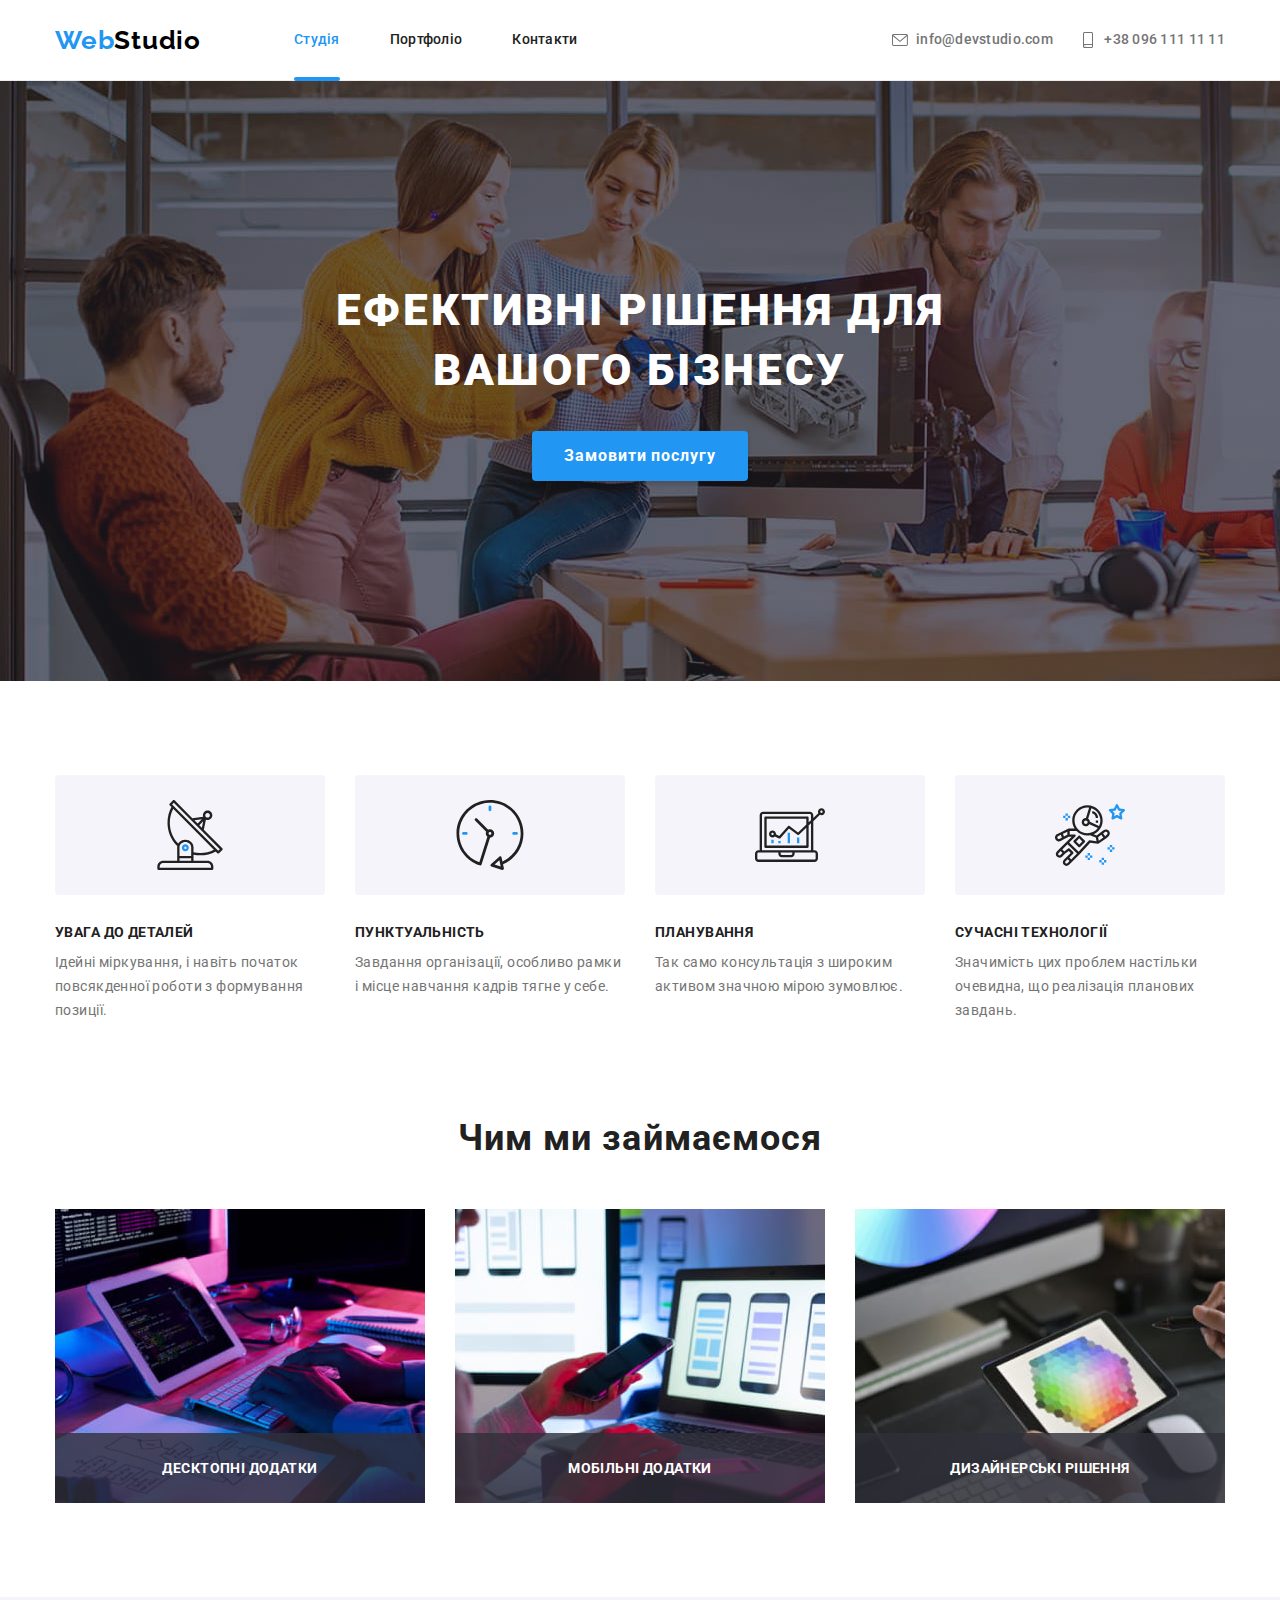
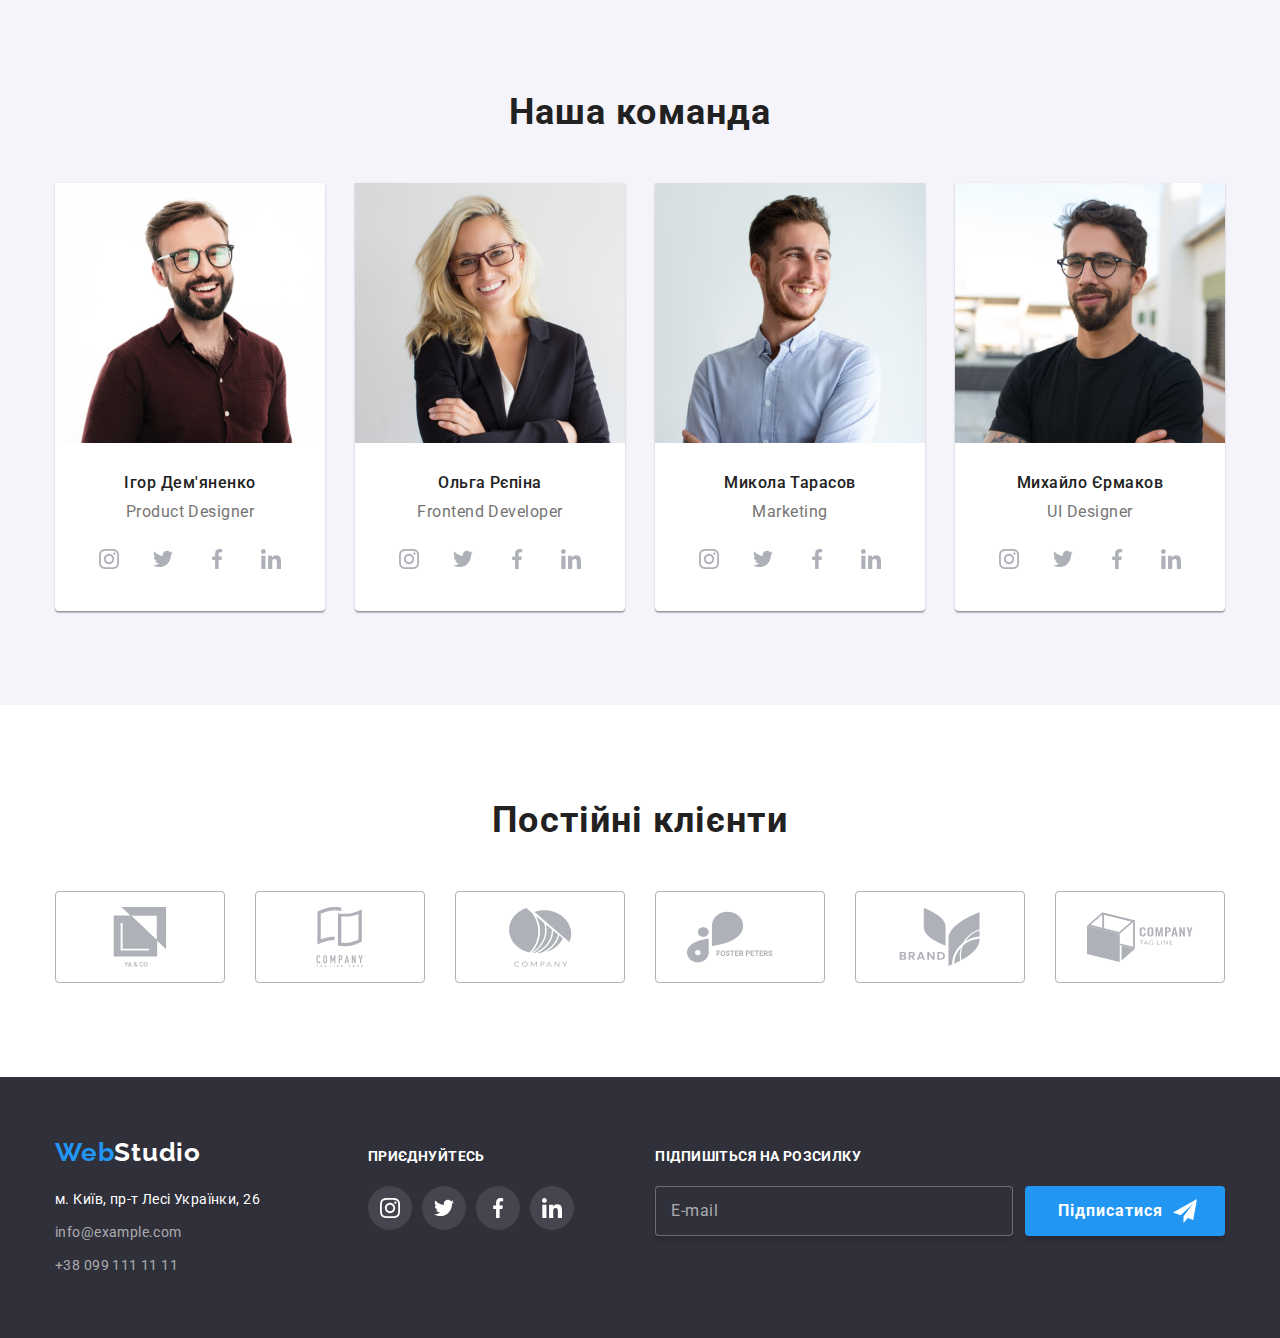
<file: index.html>
<!DOCTYPE html>
<html lang="uk">

<head>
    <meta charset="UTF-8">
    <meta http-equiv="X-UA-Compatible" content="IE=edge">
    <meta name="viewport" content="width=device-width, initial-scale=1.0">
    <title>Web Studio</title>
    <link rel="preconnect" href="https://fonts.googleapis.com">
    <link rel="preconnect" href="https://fonts.gstatic.com" crossorigin>
    <link
        href="https://fonts.googleapis.com/css2?family=Raleway:wght@700&family=Roboto:wght@400;500;700;900&display=swap"
        rel="stylesheet">
    <link rel="stylesheet" href="https://cdn.jsdelivr.net/npm/modern-normalize@1.1.0/modern-normalize.min.css">
    <link rel="stylesheet" href="./css/style.css">

</head>

<body>
    <header class="page-header">
        <!--шапка сторінки-->
        <div class="page-header-container container">
            <a class="logo-accent header-logo link" href="./index.html">Web<span class="top-logo">Studio</span>
            </a>
            <nav>
                <ul class="menu-container">
                    <li class="list"><a class="menu-links link current" href="./index.html">Студія</a></li>
                    <li class="list"><a class="menu-links link" href="./portfolio.html">Портфоліо</a></li>
                    <li class="list"><a class="menu-links link" href="">Контакти</a></li>
                </ul>
            </nav>
            <ul class="contacts-container">
                <li class="contacts-item-maill list">
                    <a class="contacts-links link" href="mailto:info@devstudio.com">
                        <svg lang="en" aria-label="e-mail icon" width="16" height="12">
                            <use href="./images/sprite.svg#envelope"></use>
                        </svg>
                        info@devstudio.com</a>
                </li>
                <li class="contacts-item-tell list">
                    <a class="contacts-links link" href="tel:+380961111111">
                        <svg lang="en" aria-label="phone icon" width="10" height="16">
                            <use href="./images/sprite.svg#smartphone"></use>
                        </svg>
                        +38 096 111 11 11</a>
                </li>
            </ul>
        </div>
    </header>

    <main>
        <!--Основний контент-->
        <section class="hero">
            <!--Секція 1-->
            <div class="container">
                <h1 class="hero-slogan">Ефективні рішення для вашого бізнесу</h1>
                <button type="button" class="hero-btn" data-modal-open>Замовити послугу</button>
            </div>
        </section>

        <section class="section">
            <!--Секція 2-->
            <div class="container">
                <h2 class="visually-hidden">Наші переваги</h2>
                <ul class="features-list list">
                    <li class="features-item">
                        <div class="thumb-features">
                            <svg width="70" height="70">
                                <use href="./images/sprite.svg#antenna"></use>
                            </svg>
                        </div>
                        <h3 class="features-headers">Увага до деталей</h3>
                        <p class="features-description">Ідейні міркування, і навіть початок повсякденної роботи з
                            формування позиції.
                        </p>
                    </li>

                    <li class="features-item">
                        <div class="thumb-features">
                            <svg width="70" height="70">
                                <use href="./images/sprite.svg#clock"></use>
                            </svg>
                        </div>
                        <h3 class="features-headers">Пунктуальність</h3>
                        <p class="features-description">Завдання організації, особливо рамки і місце навчання кадрів
                            тягне у себе.</p>
                    </li>

                    <li class="features-item">
                        <div class="thumb-features">
                            <svg width="70" height="70">
                                <use href="./images/sprite.svg#diagram"></use>
                            </svg>
                        </div>
                        <h3 class="features-headers">Планування</h3>
                        <p class="features-description">Так само консультація з широким активом значною мірою зумовлює.
                        </p>
                    </li>

                    <li class="features-item">
                        <div class="thumb-features">
                            <svg width="70" height="70">
                                <use href="./images/sprite.svg#astronaut"></use>
                            </svg>
                        </div>
                        <h3 class="features-headers">Сучасні технології</h3>
                        <p class="features-description">Значимість цих проблем настільки очевидна, що реалізація
                            планових завдань.</p>
                    </li>
                </ul>
            </div>
        </section>

        <section class="section directions">
            <!--Секція 3-->
            <div class="container">
                <h2 class="directions-header">Чим ми займаємося</h2>
                <ul class="directions-list list">
                    <li class="directions-list-item">
                        <img src="./images/box_1.jpg"
                            alt="Процес написання коду на комп'ютері з додатковим екраном планшета" width="370">
                        <p class="direction-label">Десктопні додатки</p>
                    </li>
                    <li class="directions-list-item">
                        <img src="./images/box_2.jpg" alt="На екрані ноутбука три види інтерфейсу мобільного додатку"
                            width="370">
                        <p class="direction-label">Мобільні додатки</p>
                    </li>
                    <li class="directions-list-item">
                        <img src="./images/box_3.jpg" alt="Дизайнер на планшеті вибирає колір з палітри кольорів"
                            width="370">
                        <p class="direction-label">Дизайнерські рішення</p>
                    </li>
                </ul>
            </div>
        </section>

        <section class="section team">
            <!--Секція 4-->
            <div class="container">
                <h2 class="team-header">Наша команда</h2>
                <ul class="team-list list">
                    <li class="team-cards">
                        <img src="./images/igor_d.jpg" alt="портрет Ігора" width="270" height="260">
                        <div class="team-cards-description">
                            <h3 class="team-names">Ігор Дем'яненко</h3>
                            <p class="team-profession">Product Designer</p>
                            <ul class="team-social-list list">
                                <li class="social-links-item">
                                    <a class="team-social-links" href="">
                                        <svg class="social-icon" lang="en" aria-label="instagram icon" width="20"
                                            height="20">
                                            <use href="./images/sprite.svg#instagram"></use>
                                        </svg>
                                    </a>
                                </li>
                                <li class="social-links-item">
                                    <a class="team-social-links" href="">
                                        <svg class="social-icon" lang="en" aria-label="twitter icon" width="20"
                                            height="20">
                                            <use href="./images/sprite.svg#twitter"></use>
                                        </svg>
                                    </a>
                                </li>
                                <li class="social-links-item">
                                    <a class="team-social-links" href="">
                                        <svg class="social-icon" lang="en" aria-label="facebook icon" width="20"
                                            height="20">
                                            <use href="./images/sprite.svg#facebook"></use>
                                        </svg>
                                    </a>
                                </li>
                                <li class="social-links-item">
                                    <a class="team-social-links" href="">
                                        <svg class="social-icon" lang="en" aria-label="linkedin icon" width="20"
                                            height="20">
                                            <use href="./images/sprite.svg#linkedin"></use>
                                        </svg>
                                    </a>
                                </li>
                            </ul>
                        </div>

                    </li>
                    <li class="team-cards">
                        <img src="./images/olga_r.jpg" alt="портрет Ольги" width="270" height="260">
                        <div class="team-cards-description">
                            <h3 class="team-names">Ольга Рєпіна</h3>
                            <p class="team-profession">Frontend Developer</p>
                            <ul class="team-social-list list">
                                <li class="social-links-item">
                                    <a class="team-social-links" href="">
                                        <svg class="social-icon" lang="en" aria-label="instagram icon" width="20"
                                            height="20">
                                            <use href="./images/sprite.svg#instagram"></use>
                                        </svg>
                                    </a>
                                </li>
                                <li class="social-links-item">
                                    <a class="team-social-links" href="">
                                        <svg class="social-icon" lang="en" aria-label="twitter icon" width="20"
                                            height="20">
                                            <use href="./images/sprite.svg#twitter"></use>
                                        </svg>
                                    </a>
                                </li>
                                <li class="social-links-item">
                                    <a class="team-social-links" href="">
                                        <svg class="social-icon" lang="en" aria-label="facebook icon" width="20"
                                            height="20">
                                            <use href="./images/sprite.svg#facebook"></use>
                                        </svg>
                                    </a>
                                </li>
                                <li class="social-links-item">
                                    <a class="team-social-links" href="">
                                        <svg class="social-icon" lang="en" aria-label="linkedin icon" width="20"
                                            height="20">
                                            <use href="./images/sprite.svg#linkedin"></use>
                                        </svg>
                                    </a>
                                </li>
                            </ul>
                        </div>
                    </li>
                    <li class="team-cards">
                        <img src="./images/mikola_t.jpg" alt="портрет Миколи" width="270" height="260">
                        <div class="team-cards-description">
                            <h3 class="team-names">Микола Тарасов</h3>
                            <p class="team-profession">Marketing</p>
                            <ul class="team-social-list list">
                                <li class="social-links-item">
                                    <a class="team-social-links" href="">
                                        <svg class="social-icon" lang="en" aria-label="instagram icon" width="20"
                                            height="20">
                                            <use href="./images/sprite.svg#instagram"></use>
                                        </svg>
                                    </a>
                                </li>
                                <li class="social-links-item">
                                    <a class="team-social-links" href="">
                                        <svg class="social-icon" lang="en" aria-label="twitter icon" width="20"
                                            height="20">
                                            <use href="./images/sprite.svg#twitter"></use>
                                        </svg>
                                    </a>
                                </li>
                                <li class="social-links-item">
                                    <a class="team-social-links" href="">
                                        <svg class="social-icon" lang="en" aria-label="facebook icon" width="20"
                                            height="20">
                                            <use href="./images/sprite.svg#facebook"></use>
                                        </svg>
                                    </a>
                                </li>
                                <li class="social-links-item">
                                    <a class="team-social-links" href="">
                                        <svg class="social-icon" lang="en" aria-label="linkedin icon" width="20"
                                            height="20">
                                            <use href="./images/sprite.svg#linkedin"></use>
                                        </svg>
                                    </a>
                                </li>
                            </ul>
                        </div>
                    </li>
                    <li class="team-cards">
                        <img src="./images/mikhaulo_ye.jpg" alt="портрет Михайла" width="270" height="260">
                        <div class="team-cards-description">
                            <h3 class="team-names">Михайло Єрмаков</h3>
                            <p class="team-profession">UI Designer</p>
                            <ul class="team-social-list list">
                                <li class="social-links-item">
                                    <a class="team-social-links" href="">
                                        <svg class="social-icon" lang="en" aria-label="instagram icon" width="20"
                                            height="20">
                                            <use href="./images/sprite.svg#instagram"></use>
                                        </svg>
                                    </a>
                                </li>
                                <li class="social-links-item">
                                    <a class="team-social-links" href="">
                                        <svg class="social-icon" lang="en" aria-label="twitter icon" width="20"
                                            height="20">
                                            <use href="./images/sprite.svg#twitter"></use>
                                        </svg>
                                    </a>
                                </li>
                                <li class="social-links-item">
                                    <a class="team-social-links" href="">
                                        <svg class="social-icon" lang="en" aria-label="facebook icon" width="20"
                                            height="20">
                                            <use href="./images/sprite.svg#facebook"></use>
                                        </svg>
                                    </a>
                                </li>
                                <li class="social-links-item">
                                    <a class="team-social-links" href="">
                                        <svg class="social-icon" lang="en" aria-label="linkedin icon" width="20"
                                            height="20">
                                            <use href="./images/sprite.svg#linkedin"></use>
                                        </svg>
                                    </a>
                                </li>
                            </ul>
                        </div>
                    </li>
                </ul>
            </div>
        </section>

        <section class="section">
            <div class="container">
                <h2 class="customers-header">Постійні клієнти</h2>
                <ul class="customers-list list">
                    <li class="customers-list-item">
                        <a class="customers-links link" href="">
                            <svg class="customers-icon" lang="en" aria-label="icon YA & CO" width="106" height="60">
                                <use href="./images/sprite.svg#yaco"></use>
                            </svg>
                        </a>
                    </li>
                    <li class="customers-list-item">
                        <a class="customers-links link" href="">
                            <svg class="customers-icon" lang="en" aria-label="icon Tagine Here" width="106" height="60">
                                <use href="./images/sprite.svg#union"></use>
                            </svg>
                        </a>
                    </li>
                    <li class="customers-list-item">
                        <a class="customers-links link" href="">
                            <svg class="customers-icon" lang="en" aria-label="icon Company" width="106" height="60">
                                <use href="./images/sprite.svg#object"></use>
                            </svg>
                        </a>
                    </li>
                    <li class="customers-list-item">
                        <a class="customers-links link" href="">
                            <svg class="customers-icon" lang="en" aria-label="icon Foster Peters" width="106"
                                height="60">
                                <use href="./images/sprite.svg#fosterpeters"></use>
                            </svg>
                        </a>
                    </li>
                    <li class="customers-list-item">
                        <a class="customers-links link" href="">
                            <svg class="customers-icon" lang="en" aria-label="icon Brand" width="106" height="60">
                                <use href="./images/sprite.svg#brand"></use>
                            </svg>
                        </a>
                    </li>
                    <li class="customers-list-item">
                        <a class="customers-links link" href="">
                            <svg class="customers-icon" lang="en" aria-label="icon Tagline Company" width="106"
                                height="60">
                                <use href="./images/sprite.svg#tagline"></use>
                            </svg>
                        </a>
                    </li>
                </ul>
            </div>
        </section>

    </main>

    <footer class="footer">
        <!--Підвал-->
        <div class="container page-footer-container">
            <div class="address-container">
                <a class="logo-accent footer-logo link" href="./index.html">Web<span class="bottom-logo">Studio</span>
                </a>
                <address>
                    <ul class="list">
                        <li class="address-items">
                            <a class="address-link link" href="https://goo.gl/maps/CPtrU1FHBa2aNyZL9" target="_blank"
                                rel="noopener noreferrer nofollow">м. Київ, пр-т Лесі
                                Українки, 26</a>
                        </li>
                        <li class="address-items"><a class="footer-contacts link"
                                href="mailto:info@example.com">info@example.com</a>
                        </li>
                        <li class="address-items"><a class="footer-contacts link" href="tel:+380991111111">+38 099 111
                                11 11</a></li>
                    </ul>
                </address>
            </div>

            <div>
                <p class="social-footer">приєднуйтесь</p>
                <ul class="footer-social-list list">
                    <li class="social-list-item">
                        <a class="footer-social-links link" href="">
                            <svg class="footer-social-icon" lang="en" aria-label="instagram icon" width="20"
                                height="20">
                                <use href="./images/sprite.svg#instagram"></use>
                            </svg>
                        </a>
                    </li>
                    <li class="social-list-item">
                        <a class="footer-social-links link" href="">
                            <svg class="footer-social-icon" lang="en" aria-label="twitter icon" width="20" height="20">
                                <use href="./images/sprite.svg#twitter"></use>
                            </svg>
                        </a>
                    </li>
                    <li class="social-list-item">
                        <a class="footer-social-links link" href="">
                            <svg class="footer-social-icon" lang="en" aria-label="facebook icon" width="20" height="20">
                                <use href="./images/sprite.svg#facebook"></use>
                            </svg>
                        </a>
                    </li>
                    <li class="social-list-item">
                        <a class="footer-social-links link" href="">
                            <svg class="footer-social-icon" lang="en" aria-label="linkedin icon" width="20" height="20">
                                <use href="./images/sprite.svg#linkedin"></use>
                            </svg>
                        </a>
                    </li>
                </ul>
            </div>
            <form name="newsletter_subscription">
                <label class="subscription-label" for="email-subscription">Підпишіться на розсилку</label>
                <div class="subscription-wrapper">
                    <input class="subscription-field" type="email" id="email-subscription" placeholder="E-mail" required>
                    <button type="submit" class="subscription-btn">&nbsp;Підписатися
                        <svg class="send-icon" lang="en" aria-label="send icon" width="24" height="24">
                            <use href="./images/sprite.svg#send"></use>
                        </svg>
                    </button>
                </div>
            </form>
        </div>
    </footer>

    <div class="backdrop is-hidden" data-modal>
        <div class="modal">
            <button type="button" class="close-btn" data-modal-close>
                <svg class="close-icon" width="18" height="18">
                    <use lang="en" aria-label="icon close" href="./images/sprite.svg#close"></use>
                </svg>
            </button>
            <form name="modal_form" autocomplete="off">
                <p class="modal-form-title">Залиште свої дані, ми вам передзвонимо</p>
                <label class="modal-form-fields">
                    <span class="modal-form-labels">Ім'я</span>
                    <span class="form-icon-wrapper">
                        <input class="modal-form-input" type="text" name="user_name" pattern="[a-zA-Zа-яА-ЯіІїЇ`ʼ]+"
                            required>
                        <svg class="form-icon" lang="en" aria-label="person icon" width="18" height="18">
                            <use href="./images/sprite.svg#person-black"></use>
                        </svg>
                    </span>
                </label>
                <label class="modal-form-fields">
                    <span class="modal-form-labels">Телефон</span>
                    <span class="form-icon-wrapper">
                        <input class="modal-form-input" type="tel" name="user_tel"
                            pattern="[0-9]{3}-[0-9]{3}-[0-9]{2}-[0-9]{2}" title="xxx-xxx-xx-xx" required>
                        <svg class="form-icon" lang="en" aria-label="tell icon" width="18" height="18">
                            <use href="./images/sprite.svg#phone-black"></use>
                        </svg>
                    </span>
                </label>
                <label class="modal-form-fields">
                    <span class="modal-form-labels">Пошта</span>
                    <span class="form-icon-wrapper">
                        <input class="modal-form-input" type="email" name="user_email" required>
                        <svg class="form-icon" lang="en" aria-label="email icon" width="18" height="18">
                            <use href="./images/sprite.svg#email-black"></use>
                        </svg>
                    </span>
                </label>
                <label class="modal-form-comment-field">
                    <span class="modal-form-labels">Коментар</span>
                    <textarea class="comment-place" name="user_comment" placeholder="Введіть текст"></textarea>
                </label>
                <label class="modal-form-check-field">
                    <input class="modal-form-check visually-hidden" type="checkbox" name="user_policy" required>
                    <svg class="modal-form-own-check" lang="en" aria-label="check mark icon">
                        <use class="modal-form-check-icon" href="./images/sprite.svg#check"></use>
                    </svg>
                    Погоджуюся з розсилкою та приймаю &nbsp;<a href="" class="policy-link">Умови договору</a>
                </label>
                <button type="submit" class="modal-btn">Відправити</button>
            </form>
        </div>
    </div>

    <script src="./js/modal.js"></script>
</body>

</html>
</file>
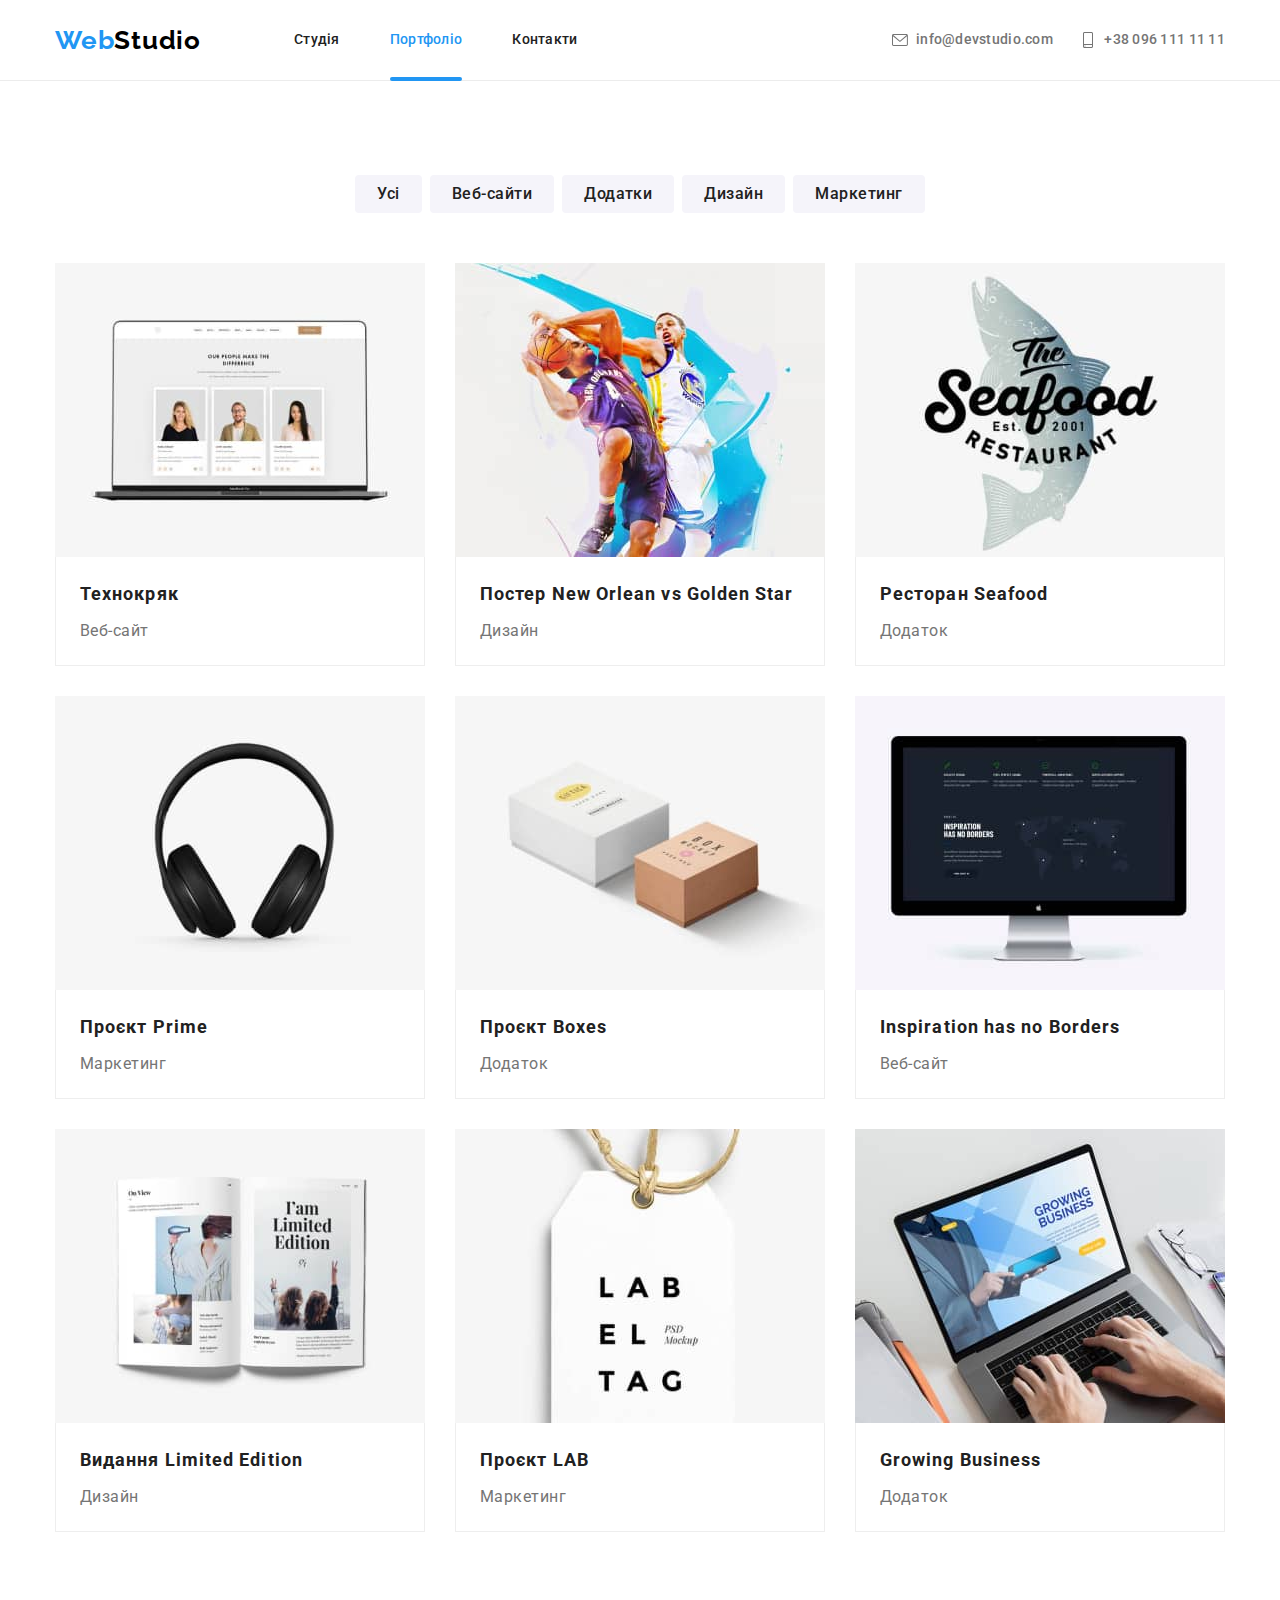
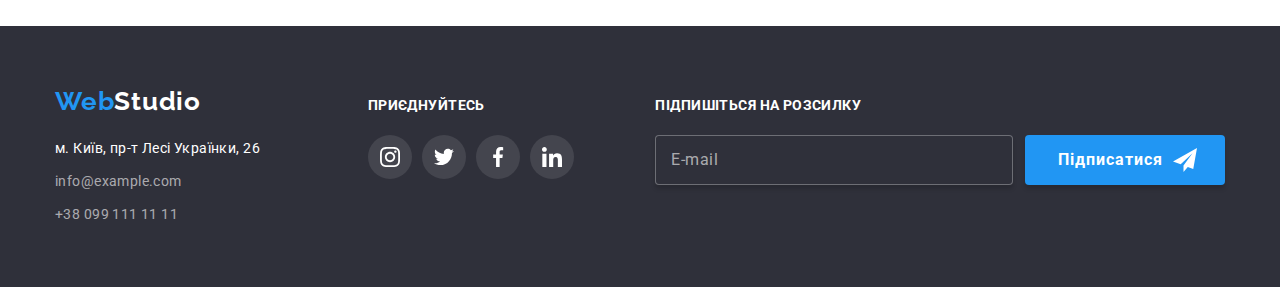
<file: portfolio.html>
<!DOCTYPE html>
<html lang="uk">

<head>
    <meta charset="UTF-8">
    <meta http-equiv="X-UA-Compatible" content="IE=edge">
    <meta name="viewport" content="width=device-width, initial-scale=1.0">
    <title>Portfolio</title>
    <link rel="preconnect" href="https://fonts.googleapis.com">
    <link rel="preconnect" href="https://fonts.gstatic.com" crossorigin>
    <link
        href="https://fonts.googleapis.com/css2?family=Raleway:wght@700&family=Roboto:wght@400;500;700;900&display=swap"
        rel="stylesheet">
    <link rel="stylesheet" href="https://cdn.jsdelivr.net/npm/modern-normalize@1.1.0/modern-normalize.min.css">
    <link rel="stylesheet" href="./css/style.css">

</head>

<body>
    <header class="page-header">
        <!--шапка сторінки-->
        <div class="page-header-container container">
            <a class="logo-accent header-logo link" href="./index.html">Web<span class="top-logo">Studio</span>
            </a>
            <nav>
                <ul class="menu-container">
                    <li class="list"><a class="menu-links link" href="./index.html">Студія</a></li>
                    <li class="list"><a class="menu-links link current" href="./portfolio.html">Портфоліо</a></li>
                    <li class="list"><a class="menu-links link" href="">Контакти</a></li>
                </ul>
            </nav>

            <ul class="contacts-container">
                <li class="contacts-item-maill list">
                    <a class="contacts-links link" href="mailto:info@devstudio.com">
                        <svg lang="en" aria-label="e-mail icon" width="16" height="12">
                            <use href="./images/sprite.svg#envelope"></use>
                        </svg>
                        info@devstudio.com</a>
                </li>
                <li class="contacts-item-tell list">
                    <a class="contacts-links link" href="tel:+380961111111">
                        <svg lang="en" aria-label="phone icon" width="10" height="16">
                            <use href="./images/sprite.svg#smartphone"></use>
                        </svg>
                        +38 096 111 11 11</a>
                </li>
            </ul>
        </div>
    </header>

    <main>
        <!--Основний контент-->
        <h1 class="visually-hidden">Портфоліо</h1>

        <section class="section">
            <div class="container">
                <ul class="filter-list list">
                    <li><button class="filter-btn" type="button">Усі</button></li>
                    <li><button class="filter-btn" type="button">Веб-сайти</button></li>
                    <li><button class="filter-btn" type="button">Додатки</button></li>
                    <li><button class="filter-btn" type="button">Дизайн</button></li>
                    <li><button class="filter-btn" type="button">Маркетинг</button></li>
                </ul>

                <ul class="project-list list">
                    <li>
                        <a class="project-links link" href="">
                            <div class="project-wrapper">
                                <img src="./images/portfolio/tehnokryak.jpg"
                                    alt="екран ноутбука з зображенням веб-сайту" width="370">
                                <div class="overlay">
                                    <p class="overlay-label">Ресурс пропонує комплексні пропозиції з різним рівнем
                                        функціоналу та сервісів. Все це дозволить відвідувачу
                                        отримати
                                        вичерпні відомості про компанію чи приватну особу.</p>
                                </div>
                            </div>
                            <div class="project-card-container">
                                <h2 class="project-headers">Технокряк</h2>
                                <p class="project-description">Веб-сайт</p>
                            </div>
                        </a>
                    </li>

                    <li>
                        <a class="project-links link" href="">
                            <div class="project-wrapper">
                                <img src="./images/portfolio/poster-orlean.jpg"
                                    alt="двоє баскедболістів змагаються за перемогу" width="370">
                                <div class="overlay">
                                    <p class="overlay-label">Ресурс пропонує комплексні пропозиції з різним рівнем
                                        функціоналу та сервісів. Все це
                                        дозволить відвідувачу
                                        отримати
                                        вичерпні відомості про компанію чи приватну особу.</p>
                                </div>
                            </div>
                            <div class="project-card-container">
                                <h2 class="project-headers">Постер New Orlean vs Golden Star</h2>
                                <p class="project-description">Дизайн</p>
                            </div>
                        </a>
                    </li>

                    <li>
                        <a class="project-links link" href="">
                            <div class="project-wrapper">
                                <img src="./images/portfolio/restoran.jpg" alt="риба логотип морської їжі" width="370">
                                <div class="overlay">
                                    <p class="overlay-label">Ресурс пропонує комплексні пропозиції з різним рівнем
                                        функціоналу та сервісів. Все це
                                        дозволить відвідувачу
                                        отримати
                                        вичерпні відомості про компанію чи приватну особу.</p>
                                </div>
                            </div>
                            <div class="project-card-container">
                                <h2 class="project-headers">Ресторан Seafood</h2>
                                <p class="project-description">Додаток</p>
                            </div>
                        </a>
                    </li>

                    <li>
                        <a class="project-links link" href="">
                            <div class="project-wrapper">
                                <img src="./images/portfolio/prime-proj.jpg" alt="навушники" width="370">
                                <div class="overlay">
                                    <p class="overlay-label">Ресурс пропонує комплексні пропозиції з різним рівнем
                                        функціоналу та сервісів. Все це
                                        дозволить відвідувачу
                                        отримати
                                        вичерпні відомості про компанію чи приватну особу.</p>
                                </div>
                            </div>
                            <div class="project-card-container">
                                <h2 class="project-headers">Проєкт Prime</h2>
                                <p class="project-description">Маркетинг</p>
                            </div>
                        </a>
                    </li>

                    <li>
                        <a class="project-links link" href="">
                            <div class="project-wrapper">
                                <img src="./images/portfolio/proj-boxes.jpg" alt="дві коробочки на білому фоні"
                                    width="370">
                                <div class="overlay">
                                    <p class="overlay-label">Ресурс пропонує комплексні пропозиції з різним рівнем
                                        функціоналу та сервісів. Все це
                                        дозволить відвідувачу
                                        отримати
                                        вичерпні відомості про компанію чи приватну особу.</p>
                                </div>
                            </div>
                            <div class="project-card-container">
                                <h2 class="project-headers">Проєкт Boxes</h2>
                                <p class="project-description">Додаток</p>
                            </div>
                        </a>
                    </li>

                    <li>
                        <a class="project-links link" href="">
                            <div class="project-wrapper">
                                <img src="./images/portfolio/inspiration.jpg" alt="монітор з веб-сайтом" width="370">
                                <div class="overlay">
                                    <p class="overlay-label">Ресурс пропонує комплексні пропозиції з різним рівнем
                                        функціоналу та сервісів. Все це
                                        дозволить відвідувачу
                                        отримати
                                        вичерпні відомості про компанію чи приватну особу.</p>
                                </div>
                            </div>
                            <div class="project-card-container">
                                <h2 class="project-headers">Inspiration has no Borders</h2>
                                <p class="project-description">Веб-сайт</p>
                            </div>
                        </a>
                    </li>

                    <li>
                        <a class="project-links link" href="">
                            <div class="project-wrapper">
                                <img src="./images/portfolio/limited-edition.jpg" alt="розгорнута книга" width="370">
                                <div class="overlay">
                                    <p class="overlay-label">Ресурс пропонує комплексні пропозиції з різним рівнем
                                        функціоналу та сервісів. Все це
                                        дозволить відвідувачу
                                        отримати
                                        вичерпні відомості про компанію чи приватну особу.</p>
                                </div>
                            </div>
                            <div class="project-card-container">
                                <h2 class="project-headers">Видання Limited Edition</h2>
                                <p class="project-description">Дизайн</p>
                            </div>
                        </a>
                    </li>

                    <li>
                        <a class="project-links link" href="">
                            <div class="project-wrapper">
                                <img src="./images/portfolio/lab.jpg" alt="бірка з надписом лаб ель таг" width="370">
                                <div class="overlay">
                                    <p class="overlay-label">Ресурс пропонує комплексні пропозиції з різним рівнем
                                        функціоналу та сервісів. Все це
                                        дозволить відвідувачу
                                        отримати
                                        вичерпні відомості про компанію чи приватну особу.</p>
                                </div>
                            </div>
                            <div class="project-card-container">
                                <h2 class="project-headers">Проєкт LAB</h2>
                                <p class="project-description">Маркетинг</p>
                            </div>
                        </a>
                    </li>

                    <li>
                        <a class="project-links link" href="">
                            <div class="project-wrapper">
                                <img src="./images/portfolio/growing-bussines.jpg"
                                    alt="робота за ноутбуком в додатку бізнесу" width="370">
                                <div class="overlay">
                                    <p class="overlay-label">Ресурс пропонує комплексні пропозиції з різним рівнем
                                        функціоналу та сервісів. Все це
                                        дозволить відвідувачу
                                        отримати
                                        вичерпні відомості про компанію чи приватну особу.</p>
                                </div>
                            </div>
                            <div class="project-card-container">
                                <h2 class="project-headers">Growing Business</h2>
                                <p class="project-description">Додаток</p>
                            </div>
                        </a>
                    </li>
                </ul>
            </div>

        </section>

    </main>

    <footer class="footer">
        <!--Підвал-->
        <div class="container page-footer-container">
            <div class="address-container">
                <a class="logo-accent footer-logo link" href="./index.html">Web<span class="bottom-logo">Studio</span>
                </a>
                <address>
                    <ul class="list">
                        <li class="address-items">
                            <a class="address-link link" href="https://goo.gl/maps/CPtrU1FHBa2aNyZL9" target="_blank"
                                rel="noopener noreferrer nofollow">м. Київ, пр-т Лесі
                                Українки, 26</a>
                        </li>
                        <li class="address-items"><a class="footer-contacts link"
                                href="mailto:info@example.com">info@example.com</a>
                        </li>
                        <li class="address-items"><a class="footer-contacts link" href="tel:+380991111111">+38 099 111
                                11
                                11</a></li>
                    </ul>
                </address>
            </div>

            <div>
                <p class="social-footer">приєднуйтесь</p>
                <ul class="footer-social-list list">
                    <li class="social-list-item">
                        <a class="footer-social-links link" href="">
                            <svg class="footer-social-icon" lang="en" aria-label="instagram icon" width="20"
                                height="20">
                                <use href="./images/sprite.svg#instagram"></use>
                            </svg>
                        </a>
                    </li>
                    <li class="social-list-item">
                        <a class="footer-social-links link" href="">
                            <svg class="footer-social-icon" lang="en" aria-label="twitter icon" width="20" height="20">
                                <use href="./images/sprite.svg#twitter"></use>
                            </svg>
                        </a>
                    </li>
                    <li class="social-list-item">
                        <a class="footer-social-links link" href="">
                            <svg class="footer-social-icon" lang="en" aria-label="facebook icon" width="20" height="20">
                                <use href="./images/sprite.svg#facebook"></use>
                            </svg>
                        </a>
                    </li>
                    <li class="social-list-item">
                        <a class="footer-social-links link" href="">
                            <svg class="footer-social-icon" lang="en" aria-label="linkedin icon" width="20" height="20">
                                <use href="./images/sprite.svg#linkedin"></use>
                            </svg>
                        </a>
                    </li>
                </ul>
            </div>
            <form class="subscription-form" name="newsletter_subscription">
                <label class="subscription-label" for="email-subscription">Підпишіться на розсилку</label>
                <div class="subscription-wrapper">
                    <input class="subscription-field" type="email" id="email-subscription" placeholder="E-mail" required>
                    <button type="submit" class="subscription-btn">&nbsp;Підписатися
                        <svg class="send-icon" lang="en" aria-label="send icon" width="24" height="24">
                            <use href="./images/sprite.svg#send"></use>
                        </svg>
                    </button>
                </div>
            </form>
        </div>
    </footer>
</body>

</html>
</file>
<file: css/style.css>
:root {
  --primary-font-text: "Roboto", sans-serif;
  --logo-font-text: "Raleway", sans-serif;
  --accent-color: #2196f3;
  --accent-second-color: #000000;
  --headers-color: #212121;
  --text-color: #757575;
  --background-footer-color: #2f303a;
  --primary-page-color: #ffffff;
  --team-section-color: #f5f4fa;
  --accent-active-color: #188ce8;
  --line-shadow-color: #ececec;
  --translucent-page-color: #ffffff99;
  --project-border-color: #eeeeee;
  --bg-hero-color: #c4c4c4;
  --icon-fill: #afb1b8;
  --transition-time-end-timing: 250ms cubic-bezier(0.4, 0, 0.2, 1);
}

body {
  font-family: var(--primary-font-text);
  font-size: 14px;
  letter-spacing: 0.03em;

  background-color: var(--primary-page-color);
  color: var(--text-color);
}

h1,
h2,
h3,
h4,
p {
  margin: 0;
}

ul,
ol {
  margin: 0;
  padding-left: 0;
}

img {
  display: block;
  max-width: 100%;
  height: auto;
}

button {
  display: block;
  margin: 0 auto;
  cursor: pointer;
  border: none;
  border-radius: 4px;
}

.list {
  list-style: none;
}

.link {
  text-decoration: none;
}

.visually-hidden {
  position: absolute;
  white-space: nowrap;
  width: 1px;
  height: 1px;
  overflow: hidden;
  border: 0;
  padding: 0;
  clip: rect(0 0 0 0);
  clip-path: inset(50%);
  margin: -1px;
}

.container {
  width: 1200px;
  margin: 0 auto;
  padding: 0 15px;
}

.section {
  padding-top: 94px;
  padding-bottom: 94px;
}

/* ====general-logo-items=== */
.logo-accent {
  display: block;

  font-family: var(--logo-font-text);
  font-weight: 700;
  font-size: 26px;
  line-height: 1.19;
  letter-spacing: 0.03em;

  color: var(--accent-color);
}

/* ====general-logo-items-end=== */

/* ====header=== */
/* ====menu=== */
.header-logo {
  margin-right: 93px;
}

.top-logo {
  color: var(--accent-second-color);
}

.page-header {
  border-bottom: 1px solid var(--line-shadow-color);
}

.page-header-container {
  display: flex;
  align-items: center;
}

.menu-container {
  display: flex;
  column-gap: 50px;
}

.menu-links {
  position: relative;
  display: block;
  padding-top: 32px;
  padding-bottom: 32px;

  font-weight: 500;
  line-height: 1.14;
  letter-spacing: 0.02em;
  color: var(--headers-color);

  transition: color var(--transition-time-end-timing);
}

.menu-links:hover,
.menu-links:focus {
  color: var(--accent-color);
}

.menu-links::before,
.menu-links::before {
  content: "";
  position: absolute;
  left: 0;
  bottom: -1px;

  width: 100%;
  height: 4px;

  border-radius: 2px;

  transform: scaleX(0);
  transition: background-color var(--transition-time-end-timing),
    transform var(--transition-time-end-timing);
}

.menu-links:hover::before,
.menu-links:focus::before {
  background-color: var(--accent-color);

  transform: scaleX(1);
}

.current {
  color: var(--accent-color);
}

.current::after {
  content: "";
  position: absolute;
  left: 0;
  bottom: -1px;
  width: 100%;
  height: 4px;

  border-radius: 2px;
  background-color: var(--accent-color);
}

/* ====menu-end=== */

/* ====contacts== */
.contacts-container {
  display: flex;
  margin-left: auto;
  column-gap: 30px;
}

.contacts-item-maill {
  width: 161px;
}

.contacts-item-tell {
  width: 142px;
}

.contacts-links {
  display: flex;
  align-items: center;
  justify-content: space-between;
  padding: 32px 0;

  fill: currentColor;

  font-weight: 500;
  line-height: 1.14;
  letter-spacing: 0.02em;
  color: var(--text-color);

  transition: color var(--transition-time-end-timing);
}

.contacts-links:hover,
.contacts-links:focus {
  color: var(--accent-color);
}

/* ====contacts-end== */
/* ====header-end=== */

/* ====main-studio==== */
/* ===section-hero=== */
.hero {
  padding: 200px 0;
  max-width: 1600px;
  height: 600px;
  margin: 0 auto;

  background-size: cover;
  background-repeat: no-repeat;
  background-color: var(--bg-hero-color);
  background-image: linear-gradient(to right,
      rgba(47, 48, 58, 0.4),
      rgba(47, 48, 58, 0.4)),
    url(../images/hero-image.jpg);
}

.hero-slogan {
  margin: 0 auto 30px;
  width: 696px;

  font-weight: 900;
  font-size: 44px;
  line-height: 1.36;
  text-align: center;
  letter-spacing: 0.06em;
  text-transform: uppercase;
  color: var(--primary-page-color);
}

.hero-btn {
  padding: 10px 32px;

  font-family: inherit;
  font-weight: 700;
  font-size: 16px;
  line-height: 1.88;
  letter-spacing: 0.06em;

  background-color: var(--accent-color);
  color: var(--primary-page-color);
  box-shadow: 0px 4px 4px rgba(0, 0, 0, 0.15);

  transition: background-color var(--transition-time-end-timing),
    box-shadow var(--transition-time-end-timing);
}

.hero-btn:active,
.hero-btn:hover,
.hero-btn:focus {
  background-color: var(--accent-active-color);
  box-shadow: 0px 4px 4px rgba(0, 0, 0, 0.15);
}

/* ===section-hero-end=== */

/* ===sectin-features=== */
.thumb-features {
  display: flex;
  align-items: center;
  justify-content: center;
  width: 270px;
  height: 120px;
  margin-bottom: 30px;

  background-color: var(--team-section-color);
  border-radius: 4px;
}

.features-list {
  display: flex;
  column-gap: 30px;
}

.features-item {
  width: 270px;
}

.features-headers {
  margin-bottom: 10px;

  font-weight: 700;
  font-size: 14px;
  line-height: 1.14;
  letter-spacing: 0.03em;
  text-transform: uppercase;
  color: var(--headers-color);
}

.features-description {
  line-height: 1.71;
  letter-spacing: 0.03em;
  color: var(--text-color);
}

/* ===section-features-end=== */

/* ===section-directions=== */
.directions {
  padding-top: 0;
}

.directions-list {
  display: flex;
  column-gap: 30px;
}

.directions-list-item {
  position: relative;
}

.direction-label {
  position: absolute;
  bottom: 0;

  display: flex;
  align-items: center;
  justify-content: center;
  width: 100%;
  height: 70px;

  font-weight: 700;
  line-height: 1.43;
  text-transform: uppercase;
  color: var(--primary-page-color);

  background-color: rgba(47, 48, 58, 0.8);
}

/* ===section-directions-end=== */

/* ===directions-and-team-headers== */
.directions-header,
.team-header,
.customers-header {
  margin-bottom: 50px;

  font-weight: 700;
  font-size: 36px;
  line-height: 1.17;
  text-align: center;
  letter-spacing: 0.03em;
  color: var(--headers-color);
}

/* ===directions-and-team-headers== */

/* ===section-team=== */
.team {
  background-color: var(--team-section-color);
}

.team-list {
  display: flex;
  column-gap: 30px;
}

.team-cards {
  background-color: var(--primary-page-color);
  box-shadow: 0px 1px 3px rgba(0, 0, 0, 0.12),
    0px 1px 1px rgba(0, 0, 0, 0.14),
    0px 2px 1px rgba(0, 0, 0, 0.2);
  border-radius: 0px 0px 4px 4px;
}

.team-cards-description {
  padding-top: 30px;
  padding-bottom: 30px;
}

.team-names {
  margin-bottom: 10px;

  font-weight: 500;
  font-size: 16px;
  line-height: 1.19;
  text-align: center;
  letter-spacing: 0.03em;
  color: var(--headers-color);
}

.team-profession {
  margin-bottom: 16px;

  font-size: 16px;
  line-height: 1.19;
  text-align: center;
  letter-spacing: 0.03em;
  color: var(--text-color);
}

.team-social-list {
  display: flex;
  justify-content: center;
  column-gap: 10px;
}

.social-links-item {
  width: 44px;
  height: 44px;
}

.team-social-links {
  display: flex;
  justify-content: center;
  align-items: center;
  width: 100%;
  height: 100%;
  border-radius: 50%;

  color: var(--icon-fill);
  transition: color var(--transition-time-end-timing),
    background-color var(--transition-time-end-timing);
}

.social-icon {
  fill: currentColor;
}

.team-social-links:hover,
.team-social-links:focus {
  color: var(--primary-page-color);
  background-color: var(--accent-color);
}

.customers-list {
  display: flex;
  column-gap: 30px;
}

.customers-list-item {
  width: 170px;
  height: 92px;
}

.customers-links {
  display: flex;
  justify-content: center;
  align-items: center;
  width: 100%;
  height: 100%;

  color: var(--icon-fill);
  border: 1px solid var(--icon-fill);
  border-radius: 4px;

  transition: color var(--transition-time-end-timing),
    border-color var(--transition-time-end-timing);
}

.customers-icon {
  fill: currentColor;
}

.customers-links:hover,
.customers-links:focus {
  color: var(--accent-color);
  border-color: var(--accent-color);
}

/* ===section-team-end=== */
/* ====main-studio-end==== */

/*=======portfolio=page========*/
/* ===filter-buttons=== */
.filter-list {
  display: flex;
  justify-content: center;
  column-gap: 8px;
  margin-bottom: 50px;
}

.filter-btn {
  padding: 6px 22px;

  font-weight: 500;
  font-size: 16px;
  line-height: 1.63;
  text-align: center;
  letter-spacing: 0.03em;

  background-color: var(--team-section-color);
  color: var(--headers-color);

  transition: background-color var(--transition-time-end-timing),
    color var(--transition-time-end-timing),
    box-shadow var(--transition-time-end-timing);
}

.filter-btn:active,
.filter-btn:focus,
.filter-btn:hover {
  background-color: var(--accent-color);
  box-shadow: 0px 3px 1px rgba(0, 0, 0, 0.1),
    0px 1px 2px rgba(0, 0, 0, 0.08),
    0px 2px 2px rgba(0, 0, 0, 0.12);
  color: var(--primary-page-color);
}

/* ===filter-buttons-end=== */

/* ===portfolio-projects=== */
.project-list {
  display: flex;
  flex-wrap: wrap;
  gap: 30px;
}

.project-wrapper {
  position: relative;
  overflow: hidden;
}

.overlay {
  position: absolute;
  left: 0;
  top: 0;

  width: 370px;
  height: 294px;
  padding: 63px 24px;

  background-color: rgba(33, 150, 243, 0.9);
  transform: translateY(100%);
  transition: transform var(--transition-time-end-timing);
}

.project-links:hover .overlay,
.project-links:focus .overlay {
  transform: translateY(0%);
}

.overlay-label {
  font-weight: 400;
  font-size: 18px;
  line-height: 1.55;
  letter-spacing: 0.03em;
  color: var(--primary-page-color);
}

.project-links {
  display: block;

  transition: box-shadow var(--transition-time-end-timing);
}

.project-links:hover,
.project-links:focus {
  box-shadow: 0px 1px 1px rgba(0, 0, 0, 0.12),
    0px 4px 4px rgba(0, 0, 0, 0.06),
    1px 4px 6px rgba(0, 0, 0, 0.16);
}

.project-headers {
  margin-bottom: 4px;

  font-family: inherit;
  font-weight: 700;
  font-size: 18px;
  line-height: 2;
  letter-spacing: 0.06em;
  color: var(--headers-color);
}

.project-description {
  font-family: inherit;
  font-size: 16px;
  line-height: 1.88;
  letter-spacing: 0.03em;
  color: var(--text-color);
}

.project-card-container {
  padding: 19px 24px;
  border: 1px solid var(--project-border-color);
  border-top: none;
}

/* ===portfolio-projects-end=== */
/*=======portfolio=page-end========*/

/* ===footer=== */
.footer-logo {
  margin-bottom: 20px;
}

.bottom-logo {
  color: var(--primary-page-color);
}

.footer {
  padding-top: 60px;
  padding-bottom: 60px;

  background-color: var(--background-footer-color);
}

.page-footer-container {
  display: flex;
  align-items: baseline;
  justify-content: space-between;
}

.address-container {
  width: 231px;
}

.address-items:not(:last-child) {
  margin-bottom: 9px;
}

.address-link {
  font-style: normal;
  font-weight: 400;
  line-height: 1.71;
  letter-spacing: 0.03em;
  color: var(--primary-page-color);

  transition: color var(--transition-time-end-timing);
}

.address-link:hover,
.address-link:focus {
  color: var(--accent-color);
}

.footer-contacts {
  font-style: normal;
  font-weight: 400;
  line-height: 1.71;
  letter-spacing: 0.03em;
  color: var(--translucent-page-color);

  transition: color var(--transition-time-end-timing);
}

.footer-contacts:hover,
.footer-contacts:focus {
  color: var(--accent-color);
}

.social-footer {
  margin-bottom: 20px;

  font-weight: 700;
  line-height: 1.43;
  letter-spacing: 0.03em;
  text-transform: uppercase;
  color: var(--primary-page-color);
}

.footer-social-list {
  display: flex;
  column-gap: 10px;
}

.social-list-item {
  display: flex;
  justify-content: center;
  align-items: center;
  width: 44px;
  height: 44px;
}

.footer-social-links {
  display: flex;
  justify-content: center;
  align-items: center;
  width: 100%;
  height: 100%;

  color: var(--primary-page-color);
  background-color: rgba(255, 255, 255, 0.1);
  border-radius: 50%;

  transition: background-color var(--transition-time-end-timing);
}

.footer-social-icon {
  fill: currentColor;
}

.footer-social-links:hover,
.footer-social-links:focus {
  background-color: var(--accent-color);
}

.subscription-wrapper {
  display: flex;
}

.subscription-label {
  display: block;
  margin-bottom: 20px;

  font-weight: 700;
  line-height: 1.43;
  letter-spacing: 0.03em;
  text-transform: uppercase;

  color: var(--primary-page-color);
}

.subscription-field {
  width: 358px;
  margin-right: 12px;
  padding-left: 15px;


  background-color: var(--background-footer-color);
  color: var(--primary-page-color);

  border: 1px solid rgba(255, 255, 255, 0.3);
  border-radius: 4px;

  box-shadow: 0px 4px 4px rgba(0, 0, 0, 0.15);
}

.subscription-field::placeholder {
  font-weight: 400;
  font-size: 16px;
  line-height: 1.25;
  letter-spacing: 0.03em;

  color: rgba(255, 255, 255, 0.6);
}

.subscription-btn {
  display: flex;
  align-items: center;
  column-gap: 10px;
  padding: 10px 28px;

  font-family: inherit;
  font-weight: 700;
  font-size: 16px;
  line-height: 1.88;
  letter-spacing: 0.06em;

  color: #FFFFFF;

  background-color: var(--accent-color);
  box-shadow: 0px 4px 4px rgba(0, 0, 0, 0.15);

  transition: background-color var(--transition-time-end-timing),
    box-shadow var(--transition-time-end-timing);
}

.subscription-btn:active,
.subscription-btn:hover,
.subscription-btn:focus {
  background-color: var(--accent-active-color);
  box-shadow: 0px 4px 4px rgba(0, 0, 0, 0.15);
}

.send-icon {
  fill: var(--primary-page-color);
}

/* ===footer-end=== */

/* ===backdrop=== */
.backdrop {
  position: fixed;
  left: 0;
  top: 0;
  width: 100%;
  height: 100%;
  z-index: 777;

  background-color: rgba(0, 0, 0, 0.2);
  transition: opacity var(--transition-time-end-timing);
}

.is-hidden {
  visibility: hidden;
  opacity: 0;
  pointer-events: none;
}

/* ===backdrop-end=== */

/* ===modal-window=== */
.backdrop.is-hidden .modal {
  transform: translate(-50%, -50%) translateY(100%);
}

.modal {
  position: absolute;
  left: 50%;
  top: 50%;
  padding: 40px;
  width: 528px;
  height: 581px;

  background-color: var(--primary-page-color);
  box-shadow: 0px 1px 3px rgba(0, 0, 0, 0.12),
    0px 1px 1px rgba(0, 0, 0, 0.14),
    0px 2px 1px rgba(0, 0, 0, 0.2);
  border-radius: 4px;

  transform: translate(-50%, -50%) translateY(0);
  transition: transform var(--transition-time-end-timing),
    visibility var(--transition-time-end-timing);
}

.close-btn {
  position: absolute;
  top: 8px;
  right: 8px;

  display: flex;
  align-items: center;
  justify-content: center;
  width: 30px;
  height: 30px;
  padding: 0;
  
  background-color: var(--primary-page-color);
  border: 1px solid rgba(0, 0, 0, 0.1);
  border-radius: 50%;
}

.close-icon {
  fill: var(--accent-second-color);
  transition: fill var(--transition-time-end-timing);
}

.close-btn:hover .close-icon,
.close-btn:focus .close-icon {
  fill: var(--accent-color);
}

.modal-form-title {
  margin-bottom: 12px;

  font-weight: 700;
  font-size: 20px;
  line-height: 1.15;
  text-align: center;
  letter-spacing: 0.03em;

  color: var(--headers-color);
}

.modal-form-fields {
  display: block;
  margin-bottom: 10px;
}

.modal-form-input {
  display: block;
  width: 100%;
  height: 40px;
  padding-left: 42px;

  border: 1px solid rgba(33, 33, 33, 0.2);
  border-radius: 4px;

  outline: none;
  transition: border var(--transition-time-end-timing);
}

.modal-form-input:focus,
.modal-form-input:hover {
  border: 1px solid var(--accent-color);
}

.form-icon-wrapper {
  position: relative;
  display: block;
}

.form-icon {
  position: absolute;
  top: 50%;
  left: 12px;
  transform: translateY(-50%);

  fill: var(--headers-color);

  transition: fill var(--transition-time-end-timing);
}

.modal-form-input:focus+.form-icon,
.modal-form-input:hover+.form-icon {
  fill: var(--accent-color);
}

.modal-form-labels {
  display: block;
  margin-bottom: 4px;

  font-weight: 400;
  font-size: 12px;
  line-height: 1.16;
  letter-spacing: 0.01em;
}

.modal-form-comment-field {
  display: block;
  margin-bottom: 20px;
}

.comment-place {
  resize: none;
  display: block;
  width: 100%;
  height: 120px;
  padding: 12px 16px;

  border: 1px solid rgba(33, 33, 33, 0.2);
  border-radius: 4px;

  outline: none;
  transition: border var(--transition-time-end-timing);
}

.comment-place:focus,
.comment-place:hover {
  border: 1px solid var(--accent-color);
}

.comment-place::placeholder {
  font-weight: 400;
  font-size: 12px;
  line-height: 1.17;
  letter-spacing: 0.01em;

  color: rgba(117, 117, 117, 0.5);
}

.modal-form-check-field {
  display: flex;
  justify-content: center;
  align-items: center;
  margin-bottom: 30px;

  font-weight: 400;
  font-size: 14px;
  line-height: 1.71;
  letter-spacing: 0.03em;

  color: var(--text-color);
}

.policy-link {
  color: var(--accent-color);
  transition: text-shadow var(--transition-time-end-timing),
    color var(--transition-time-end-timing);
}

.policy-link:hover,
.policy-link:focus {
  color: var(--accent-active-color);
  text-shadow: 0px 3px 3px rgba(0, 0, 0, 0.15);
}

.modal-form-own-check {
  width: 16px;
  height: 15px;
  margin-right: 7px;

  border: 2px solid var(--headers-color);
  border-radius: 2px;

  transition: background-color var(--transition-time-end-timing),
    border-color var(--transition-time-end-timing),
    box-shadow var(--transition-time-end-timing);
}

.modal-form-check-icon {
  display: none;
  fill: var(--primary-page-color);
}

.modal-form-check:checked+.modal-form-own-check {
  background-color: var(--accent-color);
  border-color: var(--accent-color);
}

.modal-form-check:checked+.modal-form-own-check .modal-form-check-icon {
  display: block;
}

.modal-form-check:not(:checked):focus+.modal-form-own-check {
  box-shadow: 0 0 1px 2px var(--accent-color);
  border-color: var(--accent-color);
}

.modal-form-check:checked:focus+.modal-form-own-check {
  box-shadow: 0 0 1px 2px var(--accent-color);
  border-color: var(--accent-color);
}

.modal-btn {
  padding: 10px 52px;

  font-family: inherit;
  font-weight: 700;
  font-size: 16px;
  line-height: 1.88;
  letter-spacing: 0.06em;

  color: var(--primary-page-color);
  background-color: var(--accent-color);
  box-shadow: 0px 4px 4px rgba(0, 0, 0, 0.15);
  border-radius: 4px;

  transition: background-color var(--transition-time-end-timing),
    box-shadow var(--transition-time-end-timing);
}

.modal-btn:active,
.modal-btn:hover,
.modal-btn:focus {
  background-color: var(--accent-active-color);
  box-shadow: 0px 4px 4px rgba(0, 0, 0, 0.15);
}

/* ===modal-window-end=== */
</file>
